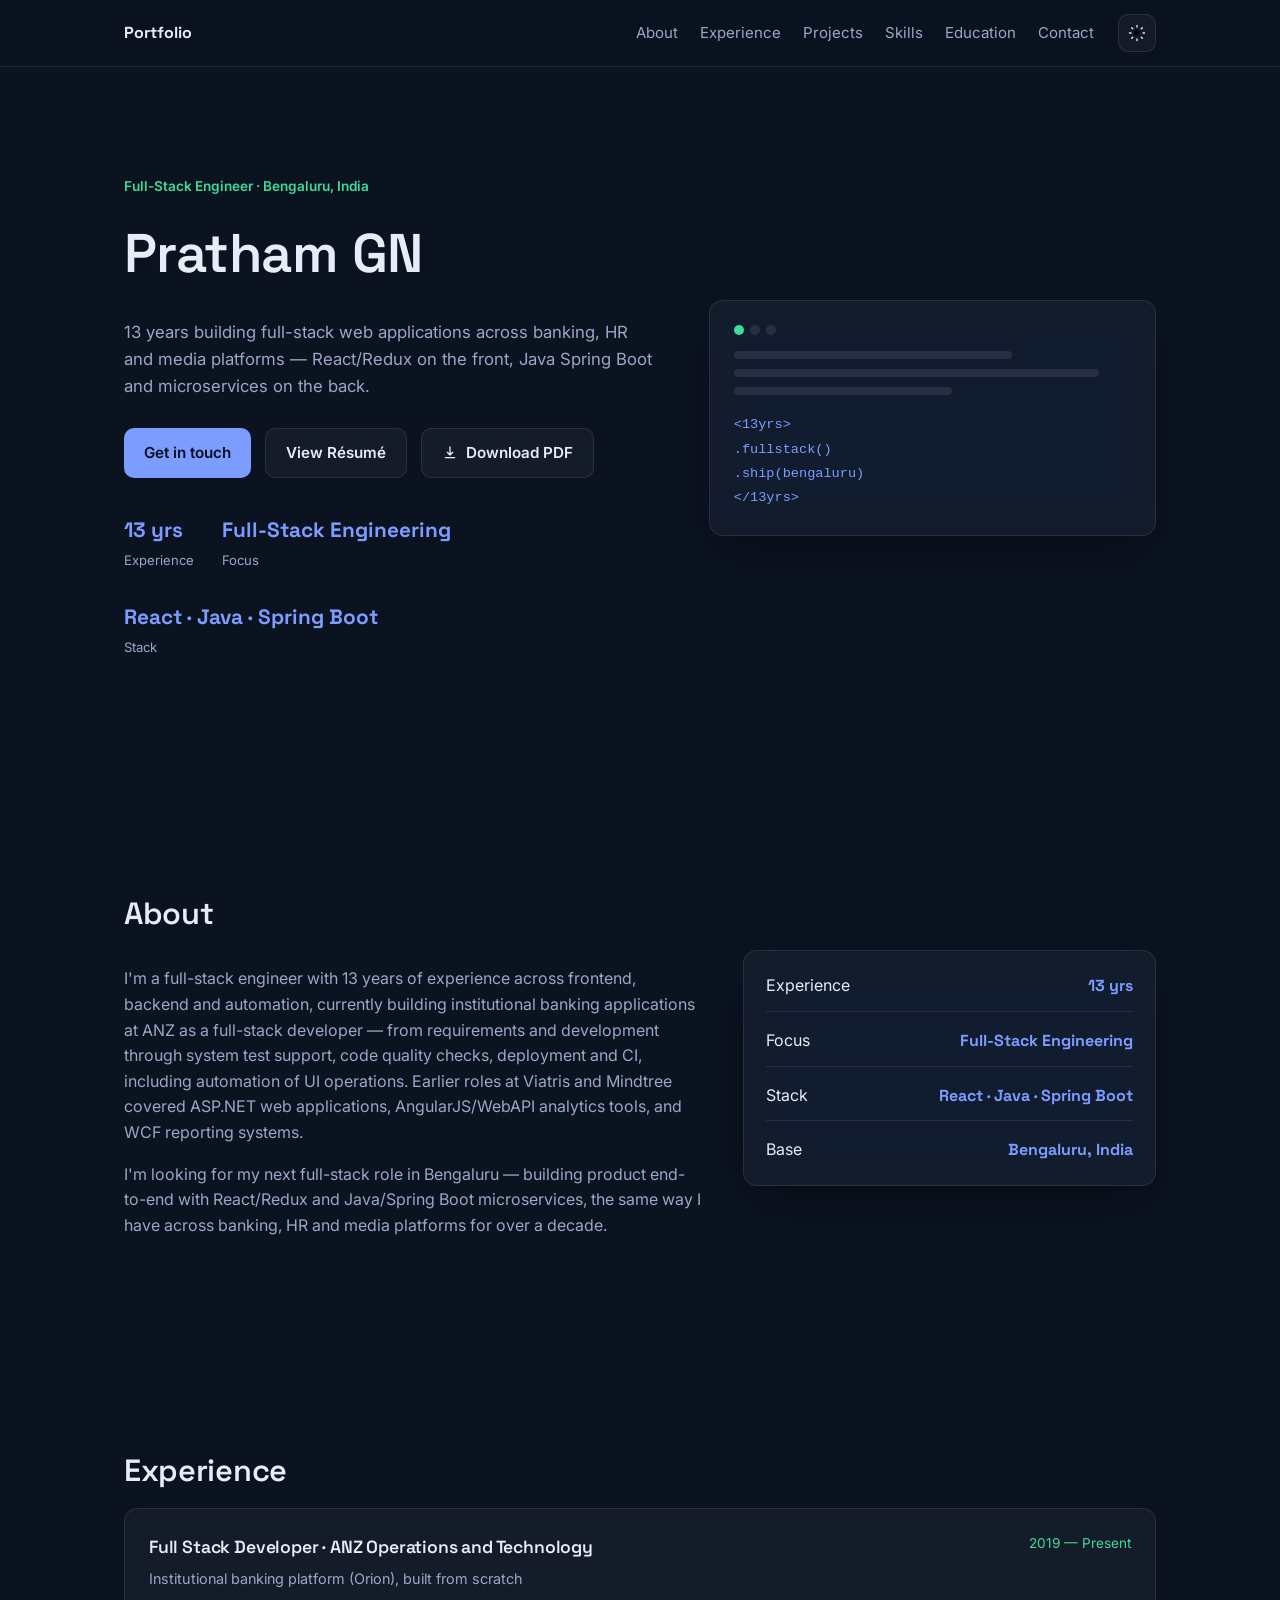
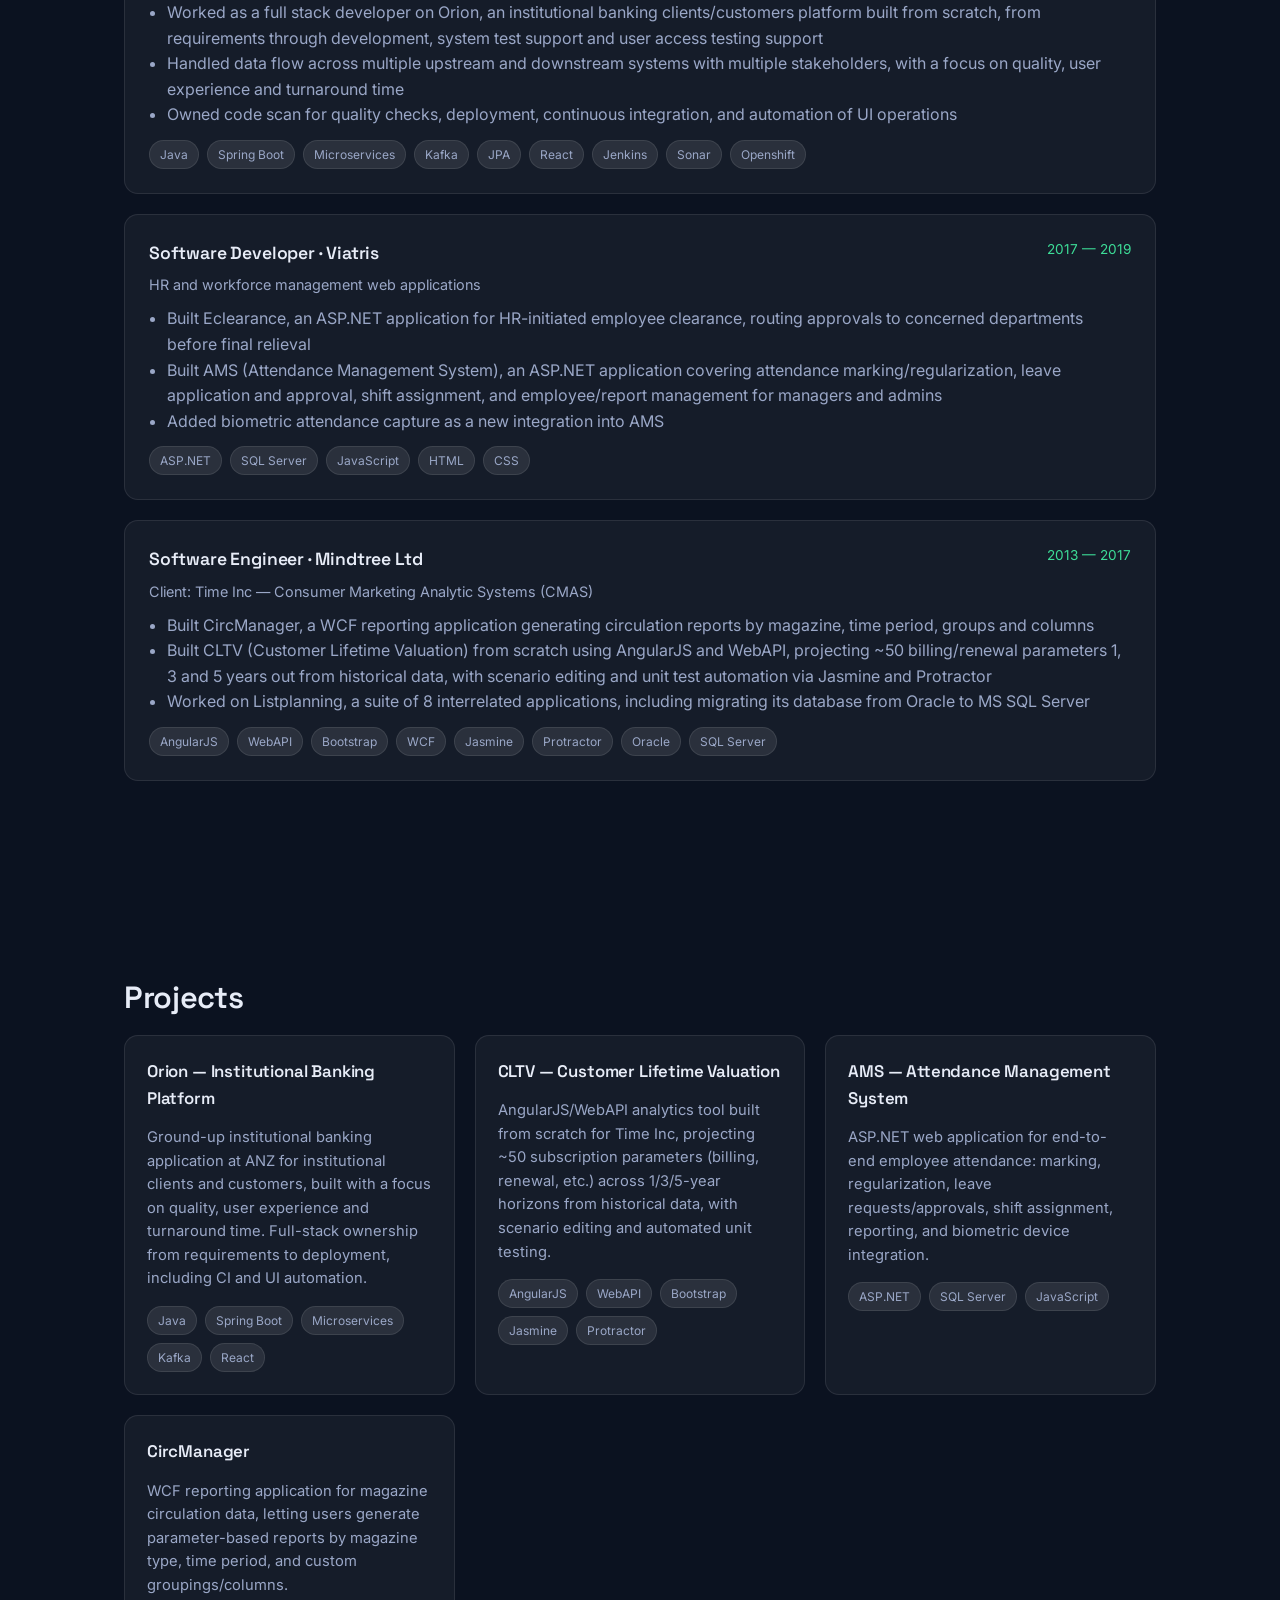
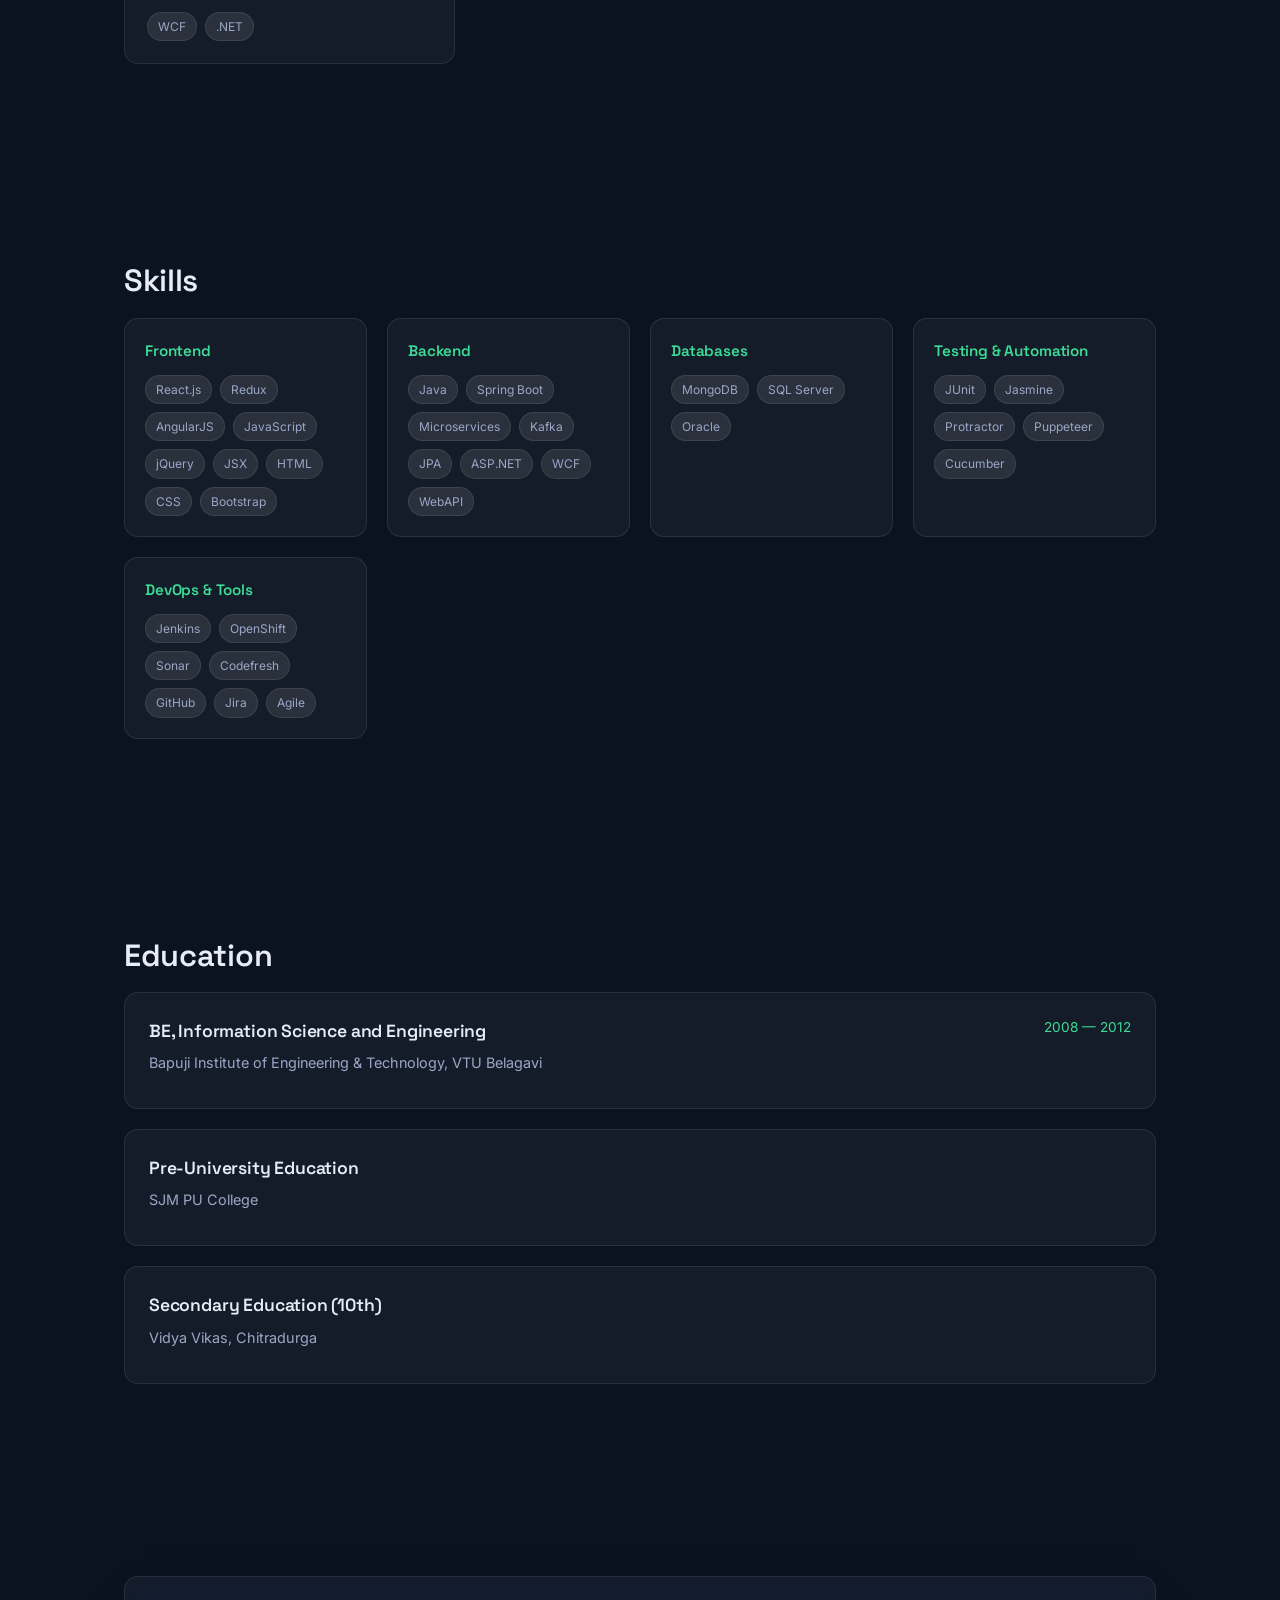
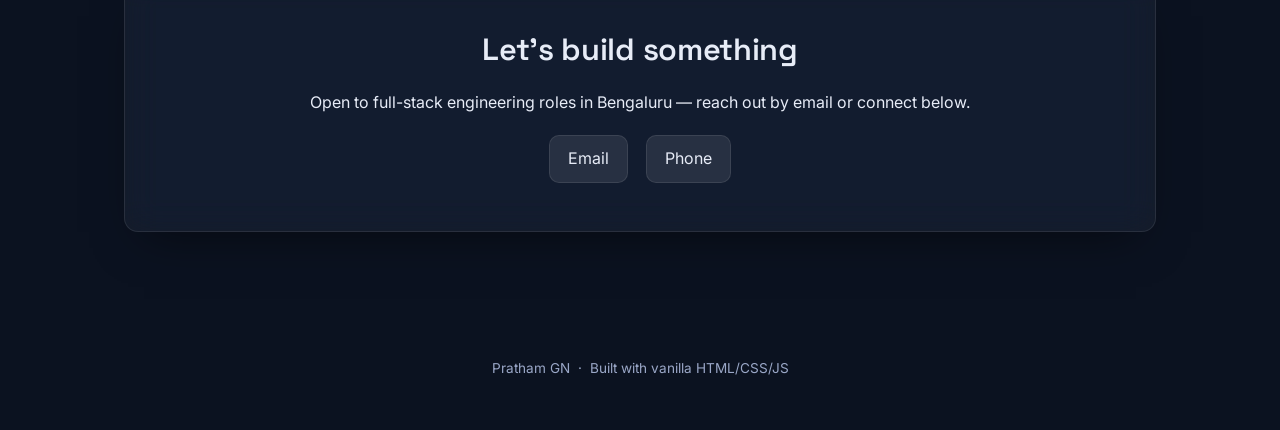
<file: index.html>
<!DOCTYPE html>
<html lang="en" data-theme="dark">
<head>
<meta charset="UTF-8">
<meta name="viewport" content="width=device-width, initial-scale=1.0">
<title>Portfolio</title>
<meta name="description" content="Full-stack engineer portfolio.">
<link rel="preconnect" href="https://fonts.googleapis.com">
<link rel="preconnect" href="https://fonts.gstatic.com" crossorigin>
<link href="https://fonts.googleapis.com/css2?family=Space+Grotesk:wght@500;600;700&family=Inter:wght@400;500;600&display=swap" rel="stylesheet">
<link rel="stylesheet" href="assets/css/styles.css">
</head>
<body>

<a class="skip-link" href="#hero">Skip to content</a>

<header class="topbar">
  <nav class="nav" aria-label="Primary">
    <a href="#hero" class="nav-brand" id="navBrand">Portfolio</a>

    <button class="nav-toggle" id="navToggle" aria-expanded="false" aria-controls="navLinks" aria-label="Toggle menu">
      <span></span><span></span><span></span>
    </button>

    <ul class="nav-links" id="navLinks">
      <li><a href="#about">About</a></li>
      <li><a href="#experience">Experience</a></li>
      <li><a href="#projects">Projects</a></li>
      <li><a href="#skills">Skills</a></li>
      <li><a href="#education">Education</a></li>
      <li><a href="#contact">Contact</a></li>
    </ul>

    <button class="theme-toggle" id="themeToggle" aria-label="Toggle light and dark theme">
      <svg class="icon-sun" viewBox="0 0 24 24" width="18" height="18"><circle cx="12" cy="12" r="4"/><path d="M12 2v2M12 20v2M4.9 4.9l1.4 1.4M17.7 17.7l1.4 1.4M2 12h2M20 12h2M4.9 19.1l1.4-1.4M17.7 6.3l1.4-1.4" stroke="currentColor" stroke-width="1.8" fill="none" stroke-linecap="round"/></svg>
      <svg class="icon-moon" viewBox="0 0 24 24" width="18" height="18"><path d="M20 14.5A8.5 8.5 0 1 1 9.5 4a7 7 0 0 0 10.5 10.5z" fill="currentColor"/></svg>
    </button>
  </nav>
</header>

<main id="app">

  <!-- HERO -->
  <section id="hero" class="section hero">
    <div class="container hero-grid">
      <div class="hero-copy">
        <p class="eyebrow" id="heroRole">Loading…</p>
        <h1 id="heroName"></h1>
        <p class="hero-tagline" id="heroTagline"></p>
        <div class="hero-actions">
          <a href="#contact" class="btn btn-primary">Get in touch</a>
          <a href="resume.html" class="btn btn-ghost" id="resumePageBtn">View Résumé</a>
          <a href="assets/resume/resume.pdf" class="btn btn-ghost" id="resumeBtn" download>
            <svg viewBox="0 0 24 24" width="16" height="16" aria-hidden="true"><path d="M12 3v12m0 0l-4-4m4 4l4-4M5 19h14" stroke="currentColor" stroke-width="2" fill="none" stroke-linecap="round" stroke-linejoin="round"/></svg>
            Download PDF
          </a>
        </div>
        <div class="hero-stats" id="heroStats"></div>
      </div>
      <div class="hero-panel glass" aria-hidden="true">
        <div class="panel-row"><span></span><span></span><span></span></div>
        <div class="panel-line" style="width:70%"></div>
        <div class="panel-line" style="width:92%"></div>
        <div class="panel-line" style="width:55%"></div>
        <div class="panel-code" id="heroPanelCode"></div>
      </div>
    </div>
  </section>

  <!-- ABOUT / SUMMARY -->
  <section id="about" class="section">
    <span id="summary" class="anchor-alias"></span>
    <div class="container">
      <h2 class="section-title">About</h2>
      <div class="about-grid">
        <div class="about-text" id="aboutText"></div>
        <div class="about-highlights glass" id="aboutHighlights"></div>
      </div>
    </div>
  </section>

  <!-- EXPERIENCE -->
  <section id="experience" class="section">
    <div class="container">
      <h2 class="section-title">Experience</h2>
      <div class="timeline" id="experienceList"></div>
    </div>
  </section>

  <!-- PROJECTS -->
  <section id="projects" class="section">
    <div class="container">
      <h2 class="section-title">Projects</h2>
      <div class="card-grid" id="projectsList"></div>
    </div>
  </section>

  <!-- SKILLS -->
  <section id="skills" class="section">
    <div class="container">
      <h2 class="section-title">Skills</h2>
      <div class="skills-grid" id="skillsList"></div>
    </div>
  </section>

  <!-- EDUCATION -->
  <section id="education" class="section">
    <div class="container">
      <h2 class="section-title">Education</h2>
      <div class="timeline" id="educationList"></div>
    </div>
  </section>

  <!-- CONTACT -->
  <section id="contact" class="section">
    <div class="container">
      <div class="contact-card glass">
        <h2 class="section-title" id="contactHeading">Let's build something</h2>
        <p id="contactMessage"></p>
        <div class="contact-links" id="contactLinks"></div>
      </div>
    </div>
  </section>

</main>

<footer class="footer">
  <div class="container footer-inner">
    <span id="footerName"></span>
    <span class="footer-dot">·</span>
    <span>Built with vanilla HTML/CSS/JS</span>
  </div>
</footer>

<script src="assets/js/main.js"></script>
</body>
</html>
</file>
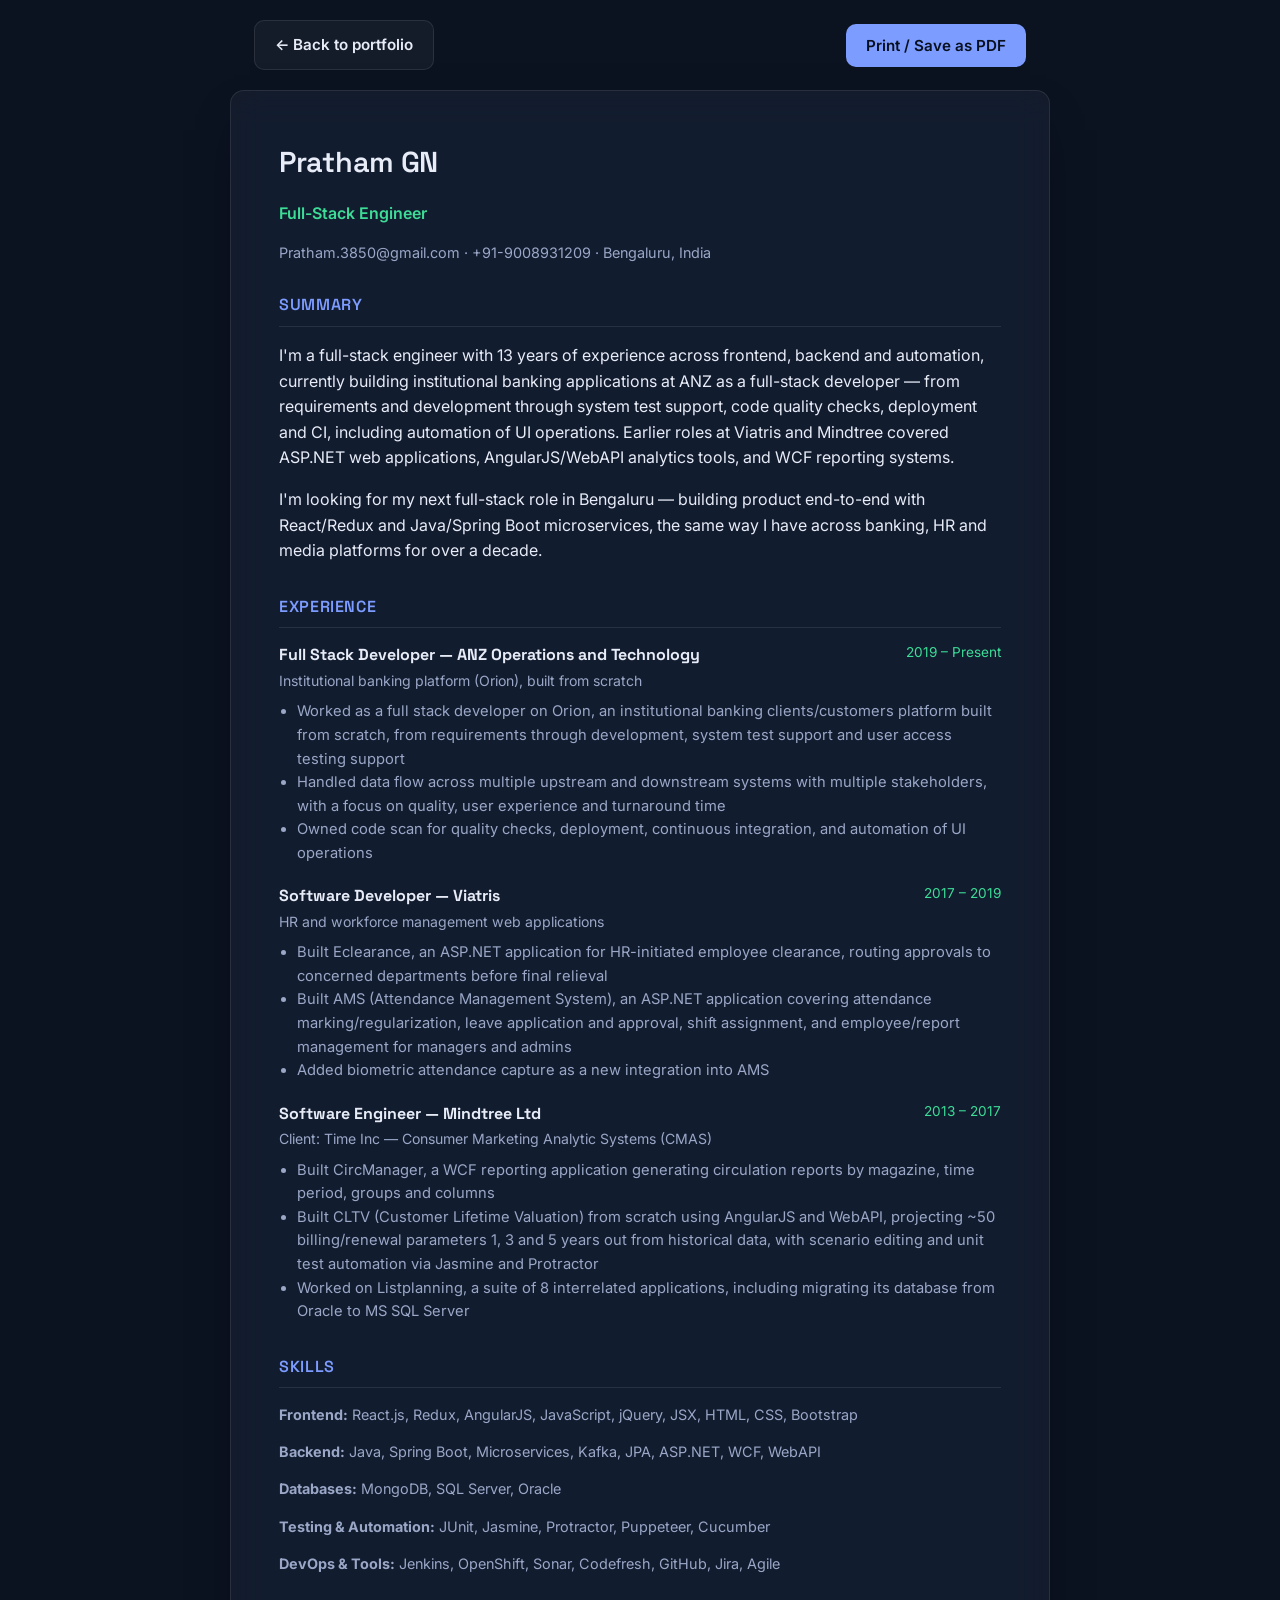
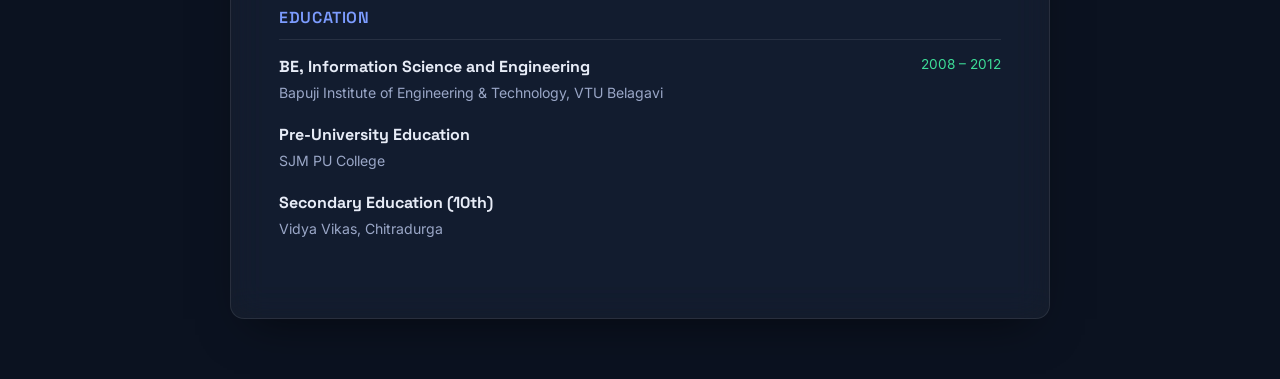
<file: resume.html>
<!DOCTYPE html>
<html lang="en" data-theme="dark">
<head>
<meta charset="UTF-8">
<meta name="viewport" content="width=device-width, initial-scale=1.0">
<title>Résumé</title>
<link href="https://fonts.googleapis.com/css2?family=Space+Grotesk:wght@500;600;700&family=Inter:wght@400;500;600&display=swap" rel="stylesheet">
<link rel="stylesheet" href="assets/css/styles.css">
<link rel="stylesheet" href="assets/css/resume.css">
</head>
<body class="resume-body">

<header class="resume-topbar no-print">
  <a href="index.html" class="btn btn-ghost">&larr; Back to portfolio</a>
  <button class="btn btn-primary" onclick="window.print()">Print / Save as PDF</button>
</header>

<main class="resume-sheet glass" id="resumeSheet">
  <p class="muted">Loading résumé…</p>
</main>

<script src="assets/js/resume.js"></script>
</body>
</html>
</file>
<file: assets/css/styles.css>
/* ============ Tokens ============ */
:root{
  --bg: #0B1220;
  --bg-alt: #0F1830;
  --ink: #E7ECF7;
  --ink-dim: #9AA7C7;
  --accent: #7C9CFF;
  --accent-2: #3DDC97;
  --glass-bg: rgba(255,255,255,0.045);
  --glass-border: rgba(255,255,255,0.09);
  --glass-hi: rgba(255,255,255,0.09);
  --shadow: 0 20px 45px -20px rgba(0,0,0,0.55);
  --radius: 14px;
  --maxw: 1080px;
  --font-head: "Space Grotesk", "Segoe UI", sans-serif;
  --font-body: "Inter", "Segoe UI", sans-serif;
}

:root[data-theme="light"]{
  --bg: #F3F5FA;
  --bg-alt: #E9ECF5;
  --ink: #131A2A;
  --ink-dim: #4B5670;
  --accent: #4A63E0;
  --accent-2: #1E9E6C;
  --glass-bg: rgba(255,255,255,0.65);
  --glass-border: rgba(20,25,45,0.08);
  --glass-hi: rgba(20,25,45,0.05);
  --shadow: 0 20px 45px -25px rgba(30,40,80,0.25);
}

*, *::before, *::after{ box-sizing: border-box; }
html{ scroll-behavior: smooth; }

body{
  margin:0;
  background: radial-gradient(1200px 600px at 15% -10%, var(--bg-alt), var(--bg));
  color: var(--ink);
  font-family: var(--font-body);
  line-height: 1.6;
  -webkit-font-smoothing: antialiased;
  transition: background .3s ease, color .3s ease;
}

.container{ max-width: var(--maxw); margin: 0 auto; padding: 0 24px; }

h1,h2,h3{ font-family: var(--font-head); font-weight: 600; margin: 0 0 .4em; letter-spacing: -0.01em; }

a{ color: inherit; text-decoration: none; }

.skip-link{
  position:absolute; left:-999px; top:0; background:var(--accent); color:#08101f;
  padding:10px 16px; border-radius:8px; z-index:200;
}
.skip-link:focus{ left:16px; top:16px; }

.muted{ color: var(--ink-dim); }
.anchor-alias{ position:relative; top:-72px; display:block; }

/* ============ Glass ============ */
.glass{
  background: var(--glass-bg);
  border: 1px solid var(--glass-border);
  backdrop-filter: blur(16px) saturate(140%);
  -webkit-backdrop-filter: blur(16px) saturate(140%);
  border-radius: var(--radius);
  box-shadow: var(--shadow);
}

/* ============ Topbar / Nav ============ */
.topbar{
  position: sticky; top:0; z-index:100;
  background: color-mix(in srgb, var(--bg) 78%, transparent);
  backdrop-filter: blur(10px);
  border-bottom: 1px solid var(--glass-border);
}
.nav{
  max-width: var(--maxw); margin:0 auto; padding: 14px 24px;
  display:flex; align-items:center; gap:24px;
}
.nav-brand{ font-family: var(--font-head); font-weight:700; margin-right:auto; }

.nav-links{
  list-style:none; display:flex; gap:22px; margin:0; padding:0;
}
.nav-links a{ color: var(--ink-dim); font-size:.94rem; transition: color .2s ease; }
.nav-links a:hover, .nav-links a:focus-visible{ color: var(--ink); }

.theme-toggle, .nav-toggle{
  background: var(--glass-bg); border:1px solid var(--glass-border);
  color: var(--ink); border-radius:10px; width:38px; height:38px;
  display:flex; align-items:center; justify-content:center; cursor:pointer;
}
.icon-moon{ display:none; }
:root[data-theme="light"] .icon-sun{ display:none; }
:root[data-theme="light"] .icon-moon{ display:block; }

.nav-toggle{ display:none; flex-direction:column; gap:4px; }
.nav-toggle span{ width:18px; height:2px; background: var(--ink); border-radius:2px; }

/* ============ Sections ============ */
.section{ padding: 96px 0; position:relative; }
.section-title{ font-size: clamp(1.5rem, 2.4vw, 2rem); }
.section-sub{ color: var(--ink-dim); max-width: 60ch; }

/* ============ Hero ============ */
.hero{ padding-top: 72px; }
.hero-grid{
  display:grid; grid-template-columns: 1.2fr 1fr; gap: 48px; align-items:center;
  min-height: 62vh;
}
.eyebrow{ color: var(--accent-2); font-size:.85rem; margin:0 0 12px; font-weight:600; }
.hero h1{ font-size: clamp(2rem, 5vw, 3.4rem); }
.hero-tagline{ color: var(--ink-dim); max-width: 52ch; font-size:1.05rem; }

.hero-actions{ display:flex; gap:14px; margin: 28px 0 36px; flex-wrap:wrap; }
.btn{
  display:inline-flex; align-items:center; gap:8px;
  padding: 12px 20px; border-radius: 10px; font-weight:600; font-size:.95rem;
  transition: transform .18s ease, box-shadow .18s ease, background .18s ease;
  cursor:pointer; border:none; font-family: var(--font-body);
}
.btn-primary{ background: var(--accent); color:#08101f; }
.btn-primary:hover{ transform: translateY(-2px); box-shadow: 0 10px 24px -8px color-mix(in srgb, var(--accent) 60%, transparent); }
.btn-ghost{ background: var(--glass-bg); border:1px solid var(--glass-border); color: var(--ink); }
.btn-ghost:hover{ transform: translateY(-2px); border-color: var(--accent); }

.hero-stats{ display:flex; gap:28px; flex-wrap:wrap; }
.hero-stats .stat b{ display:block; font-family: var(--font-head); font-size:1.3rem; color: var(--accent); }
.hero-stats .stat span{ color: var(--ink-dim); font-size:.82rem; }

.hero-panel{ padding: 24px; font-family: monospace; animation: float 6s ease-in-out infinite; }
.panel-row{ display:flex; gap:6px; margin-bottom:16px; }
.panel-row span{ width:10px; height:10px; border-radius:50%; background: var(--glass-hi); }
.panel-row span:first-child{ background: var(--accent-2); }
.panel-line{ height:8px; border-radius:4px; background: var(--glass-hi); margin-bottom:10px; }
.panel-code{ margin-top:18px; color: var(--accent); font-size:.85rem; line-height:1.8; white-space: pre-line; }

@keyframes float{ 0%,100%{ transform: translateY(0);} 50%{ transform: translateY(-10px);} }
@media (prefers-reduced-motion: reduce){ .hero-panel{ animation:none; } }

/* ============ About ============ */
.about-grid{ display:grid; grid-template-columns: 1.4fr 1fr; gap:40px; align-items:start; }
.about-text p{ color: var(--ink-dim); margin-bottom:1em; }
.about-highlights{ padding:22px; display:grid; gap:16px; }
.highlight-item{ display:flex; justify-content:space-between; border-bottom:1px solid var(--glass-border); padding-bottom:12px; }
.highlight-item:last-child{ border-bottom:none; padding-bottom:0; }
.highlight-item b{ font-family: var(--font-head); color: var(--accent); }

/* ============ Timeline (experience/education) ============ */
.timeline{ display:grid; gap:20px; }
.timeline-item{
  padding:24px; border-radius: var(--radius);
  background: var(--glass-bg); border:1px solid var(--glass-border);
  opacity:0; transform: translateY(14px);
  transition: opacity .5s ease, transform .5s ease;
}
.timeline-item.in-view{ opacity:1; transform:none; }
.timeline-head{ display:flex; justify-content:space-between; gap:16px; flex-wrap:wrap; margin-bottom:6px; }
.timeline-head h3{ margin:0; font-size:1.1rem; }
.timeline-dates{ color: var(--accent-2); font-size:.85rem; white-space:nowrap; }
.timeline-company{ color: var(--ink-dim); font-size:.9rem; margin-bottom:10px; }
.timeline-item ul{ margin:10px 0 12px; padding-left:18px; color: var(--ink-dim); }
.tag-row{ display:flex; gap:8px; flex-wrap:wrap; }
.tag{
  font-size:.75rem; padding:4px 10px; border-radius:999px;
  background: var(--glass-hi); color: var(--ink-dim); border:1px solid var(--glass-border);
}

/* ============ Cards (projects) ============ */
.card-grid{ display:grid; grid-template-columns: repeat(auto-fit, minmax(260px, 1fr)); gap:20px; }
.card{
  padding:22px; border-radius: var(--radius);
  background: var(--glass-bg); border:1px solid var(--glass-border);
  transition: transform .2s ease, border-color .2s ease;
  opacity:0; transform: translateY(14px);
  transition: opacity .5s ease, transform .5s ease, border-color .2s ease;
}
.card.in-view{ opacity:1; transform:none; }
.card:hover{ transform: translateY(-4px); border-color: var(--accent); }
.card h3{ font-size:1.05rem; margin-bottom:8px; }
.card p{ color: var(--ink-dim); font-size:.92rem; }
.card .tag-row{ margin-top:14px; }
.card-links{ margin-top:14px; display:flex; gap:14px; font-size:.85rem; }
.card-links a{ color: var(--accent); }

/* ============ Skills ============ */
.skills-grid{ display:grid; grid-template-columns: repeat(auto-fit, minmax(220px, 1fr)); gap:20px; }
.skill-group{ padding:20px; border-radius: var(--radius); background: var(--glass-bg); border:1px solid var(--glass-border); }
.skill-group h3{ font-size:.95rem; color: var(--accent-2); margin-bottom:12px; }
.skill-group .tag-row{ gap:8px; }

/* ============ Contact ============ */
.contact-card{ padding: 48px; text-align:center; }
.contact-links{ display:flex; gap:18px; justify-content:center; flex-wrap:wrap; margin-top:20px; }
.contact-links a{
  padding:10px 18px; border-radius:10px; background: var(--glass-hi); border:1px solid var(--glass-border);
}
.contact-links a:hover{ border-color: var(--accent); color: var(--accent); }

/* ============ Footer ============ */
.footer{ padding: 30px 0 50px; color: var(--ink-dim); font-size:.85rem; }
.footer-inner{ display:flex; gap:8px; align-items:center; justify-content:center; }

/* ============ Mobile ============ */
@media (max-width: 860px){
  .hero-grid{ grid-template-columns: 1fr; }
  .hero-panel{ order:-1; }
  .about-grid{ grid-template-columns: 1fr; }
}

@media (max-width: 720px){
  .nav-toggle{ display:flex; }
  .nav-links{
    position: fixed; top: 64px; right:16px; left:16px;
    flex-direction: column; gap:2px;
    background: var(--bg-alt); border:1px solid var(--glass-border);
    border-radius: 14px; padding: 10px;
    transform: translateY(-12px); opacity:0; pointer-events:none;
    transition: transform .22s ease, opacity .22s ease;
  }
  .nav-links.open{ transform:none; opacity:1; pointer-events:auto; }
  .nav-links a{ display:block; padding:12px 14px; border-radius:8px; }
  .nav-links a:hover{ background: var(--glass-hi); }
}
</file>
<file: assets/css/resume.css>
.resume-body{ background: var(--bg); }

.resume-topbar{
  max-width: 820px; margin: 0 auto; padding: 20px 24px;
  display:flex; justify-content:space-between; align-items:center;
}

.resume-sheet{
  max-width: 820px; margin: 0 auto 60px; padding: 48px;
}

.resume-sheet h1{ font-size: 1.8rem; margin-bottom: 2px; }
.resume-sheet .r-role{ color: var(--accent-2); font-weight:600; margin-bottom: 4px; }
.resume-sheet .r-contact{ color: var(--ink-dim); font-size:.9rem; margin-bottom: 28px; }

.r-section{ margin-bottom: 30px; }
.r-section h2{
  font-size: 1rem; text-transform: uppercase; letter-spacing:.04em;
  color: var(--accent); border-bottom: 1px solid var(--glass-border);
  padding-bottom: 8px; margin-bottom: 14px;
}
.r-job{ margin-bottom: 18px; }
.r-job-head{ display:flex; justify-content:space-between; gap:12px; flex-wrap:wrap; }
.r-job-head b{ font-family: var(--font-head); }
.r-job-head span{ color: var(--accent-2); font-size:.85rem; white-space:nowrap; }
.r-job-sub{ color: var(--ink-dim); font-size:.88rem; margin: 2px 0 8px; }
.r-job ul{ margin: 0; padding-left: 18px; color: var(--ink-dim); font-size:.92rem; }
.r-tags{ color: var(--ink-dim); font-size:.9rem; }

@media print{
  .no-print{ display:none !important; }
  body{ background:#fff !important; color:#111 !important; }
  .resume-sheet{
    box-shadow:none !important; border:none !important; backdrop-filter:none !important;
    background:#fff !important; padding: 0; margin: 0 auto;
  }
  .r-section h2{ color:#111; border-color:#ccc; }
  .r-job-head span, .r-role{ color:#333 !important; }
}
</file>
